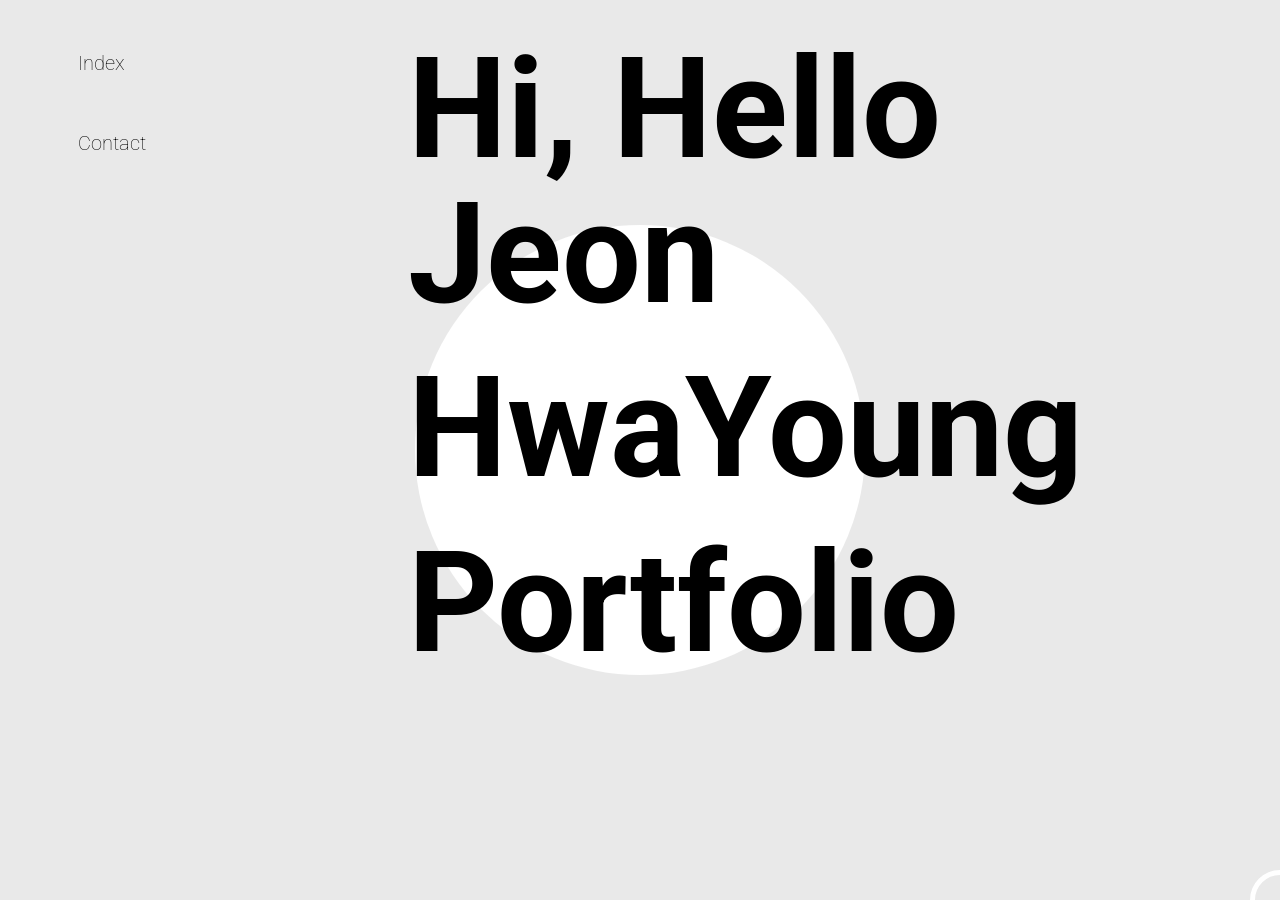
<file: index.html>
<!DOCTYPE html>
<head>
    <meta charset="utf-8"/>
    <title>Portfolio</title>
    <link href="https://fonts.googleapis.com/css2?family=Roboto:wght@100;500;700;900&display=swap" rel="stylesheet">
    <link rel="stylesheet" href="./css/style.css"/>
    <script src="https://code.jquery.com/jquery-3.5.1.js"></script>
</head>

<body>
    <script type="text/javascript" src="./js/effect.js"></script> 
    <script type="text/javascript" src="./js/onepage.js"></script>
    <script type="text/javascript" src="./js/scroll.js"></script> 
    <div id="cursor-bg">&nbsp;</div>
    <div id="progress"><span>&nbsp;</span></div>
    <script type="text/javascript" src="./vendor/gsap/gsap.min.js"></script>
    <script type="text/javascript" src="./js/cursor.js"></script>
    
    <svg viewBox="0 0 100 100">
        <!-- The SVG size is related to 'viewBox' size (%). -->
        <circle id="circle" cx="50" cy="50" r="25" />
      </svg>  

   <header>
       <article class="nav">
        <div>
            <ul>
            <li><a href="#one">Index</a></li>
            <li><a href="contact.html">Contact</a></li>
            </ul>
        </div>
       </article>
   </header>

   <section>
        <article class="main">
            <div class="a">
                <h1>Hi, Hello</h1>
            </div>
            <div class="b">
                <h1>Jeon</h1>
            </div>
            <div class="b">
                <h1>HwaYoung</h1>
            </div>
            <div class="c">
                <a href="work.html"><h1>Portfolio</h1></a>
            </div>
        </article>
   </section>
<!--
   <div class="scroll-down"></div>
   <section >
       <div id="two">
            <div id="work">
                <div class="a">
                <a class="_a" href="work.html">
                    <img src="images/img2.jpg" width="720px" class="up-on-scroll">
                </a>    
                    <h1>EXO Obsession Album promotion</h1>
                    <p>EXO's 6th regular album promotion website</p>
                </div>
                <div class="b">
                <a class="_b" href="work2.html">
                    <img src="images/img1.jpg" width="720px" class="up-on-scroll">
                </a>
                    <h1>BAEKHYUN Delight Album promotion</h1>
                    <p>Baekhyun's second mini album promotion website</p>
                </div>
                <div class="c">
                <a class="_c" href="work3.html">
                    <img src="images/img3.jpg"  width="720px"class="up-on-scroll">
                </a>
                    <h1>SAVE THE EARTH!</h1>
                    <p>Easy shooting game with simple key operation</p>
                </div>
            </div>
       </div>
   </section>
   -->
</body>

</html>
</file>
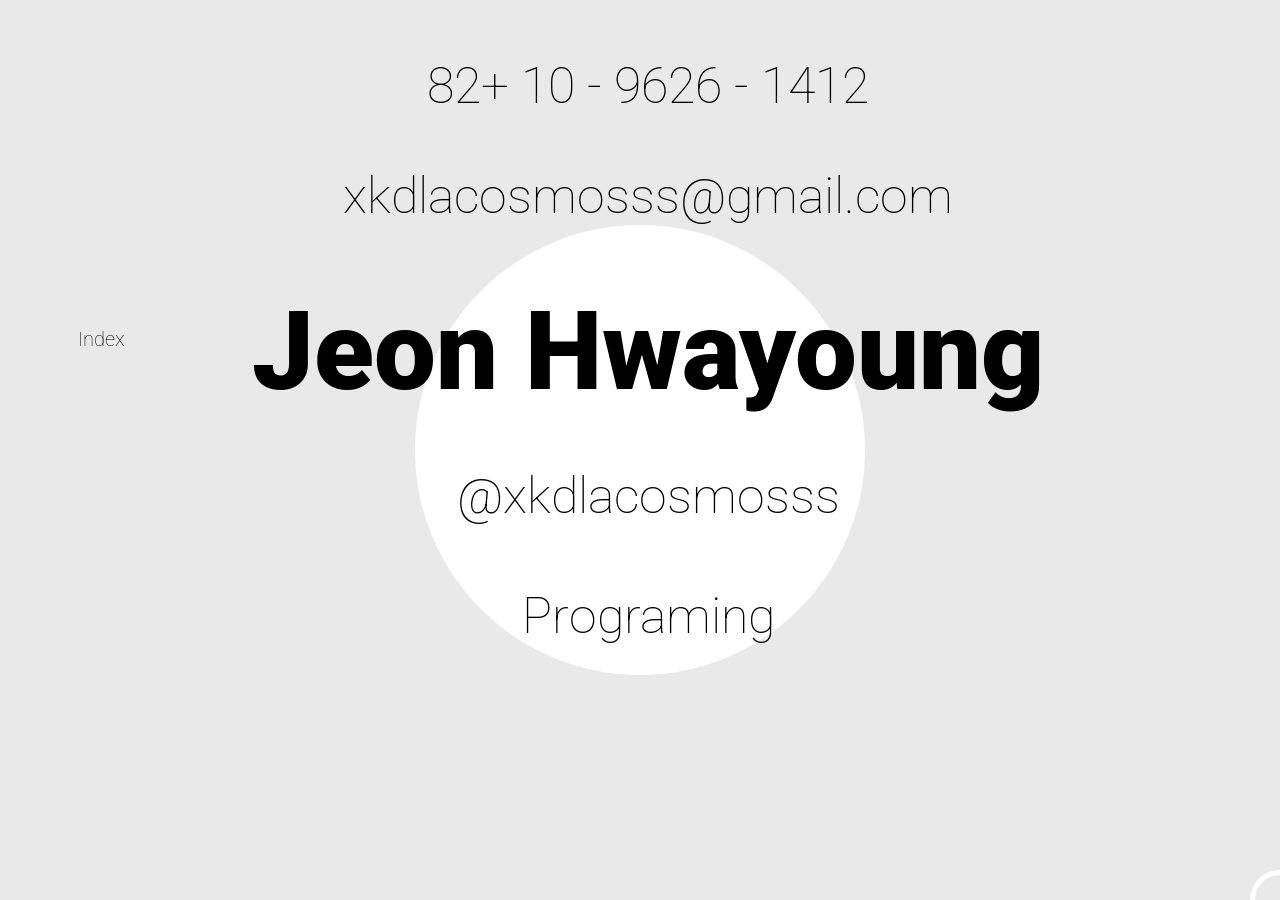
<file: contact.html>
<!DOCTYPE html>
<head>
    <meta charset="utf-8"/>
    <title>Contact</title>
    <link href="https://fonts.googleapis.com/css2?family=Roboto:wght@100;500;700;900&display=swap" rel="stylesheet">
    <link rel="stylesheet" href="./css/style.css"/>
    <script src="https://code.jquery.com/jquery-3.5.1.js"></script>
</head>
<body>
    <div id="cursor-bg">&nbsp;</div>
    <div id="progress"><span>&nbsp;</span></div>
    <script type="text/javascript" src="./js/effect.js"></script> 
    <script type="text/javascript" src="./vendor/gsap/gsap.min.js"></script>
    <script type="text/javascript" src="./js/cursor.js"></script>

    <svg viewBox="0 0 100 100">
        <!-- The SVG size is related to 'viewBox' size (%). -->
        <circle id="circle" cx="50" cy="50" r="25" />
      </svg>  

    <header>
        <ul class="contact_ul">
            <li><a href="index.html">Index</a></li>
        </ul>
    </header>
    <section>
        <article class="typo">
            <div id="contact">
                <h1>Jeon Hwayoung</h1>
            </div>
            <div class="a">
                <h1>82+ 10 - 9626 - 1412</h1>
            </div>
            <div class="b">
                <h1>xkdlacosmosss@gmail.com</h1>
            </div>
            <div class="c">
                <h1>@xkdlacosmosss</h1>
            </div>
            <div class="d">
                <h1>Programing</h1>
            </div>
        </article>
    </section>
</body>
</html>
</file>
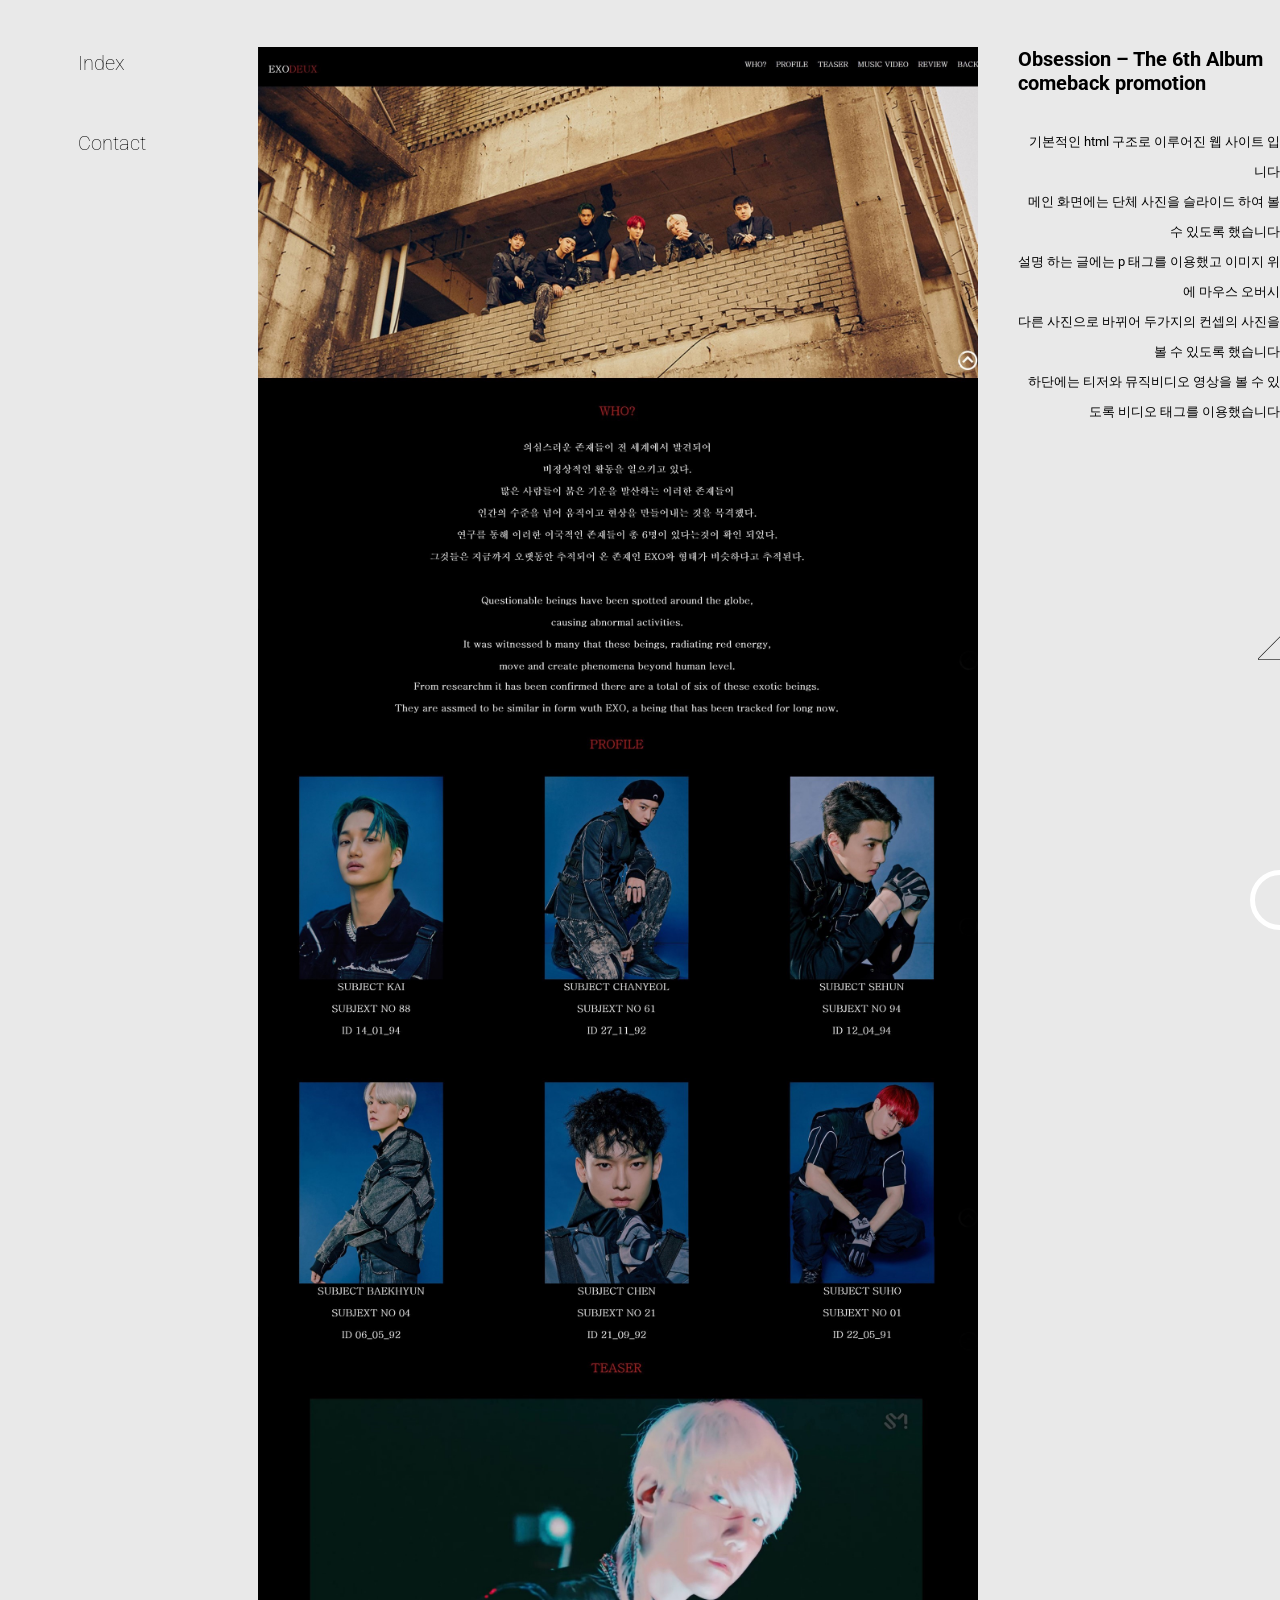
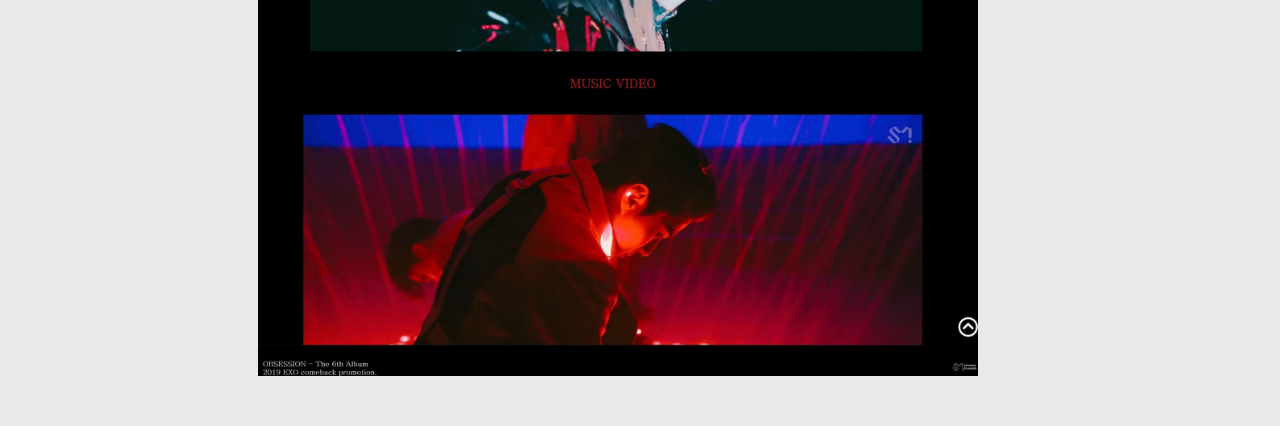
<file: work.html>
<!DOCTYPE html>
<head>
    <meta charset="utf-8"/>
    <title>Portfolio</title>
    <link href="https://fonts.googleapis.com/css2?family=Roboto:wght@100;500;700;900&display=swap" rel="stylesheet">
    <link rel="stylesheet" href="./css/style3.css"/>
</head>
<body>
    <div id="cursor-bg">&nbsp;</div>
    <div id="progress"><span>&nbsp;</span></div>
    <script type="text/javascript" src="./vendor/gsap/gsap.min.js"></script>
    <script type="text/javascript" src="./js/cursor.js"></script>
    
    <header>
        <article class="nav">
         <div>
             <ul>
             <li><a href="index.html">Index</a></li>
             <li><a href="contact.html">Contact</a></li>
             </ul>
         </div>
        </article>
    </header>

    <section>
        <div>
           <a href="https://wjs5722.github.io/work1/"> <img src="images/1.jpg" width="720px"></a>
        </div>
    </section>
    <section>
    <div>
        <h3>Obsession – The 6th Album comeback promotion</h3>
        <p>
            <br>
            <br>
            기본적인 html 구조로 이루어진 웹 사이트 입니다
            <br>
            메인 화면에는 단체 사진을 슬라이드 하여 볼 수 있도록 했습니다
            <br>
            설명 하는 글에는 p 태그를 이용했고 이미지 위에 마우스 오버시
            <br>
            다른 사진으로 바뀌어 두가지의 컨셉의 사진을 볼 수 있도록 했습니다
            <br>
            하단에는 티저와 뮤직비디오 영상을 볼 수 있도록 비디오 태그를 이용했습니다
        </p>
    </div>
    </section>
    <section class="move">
        <a href="index.html"><img src="./images/left.png" ></a>
    </section>
    <section class="move2">
        <a href="work2.html"><img src="./images/right.png" ></a>
    </section>
</body>
</html>
</file>
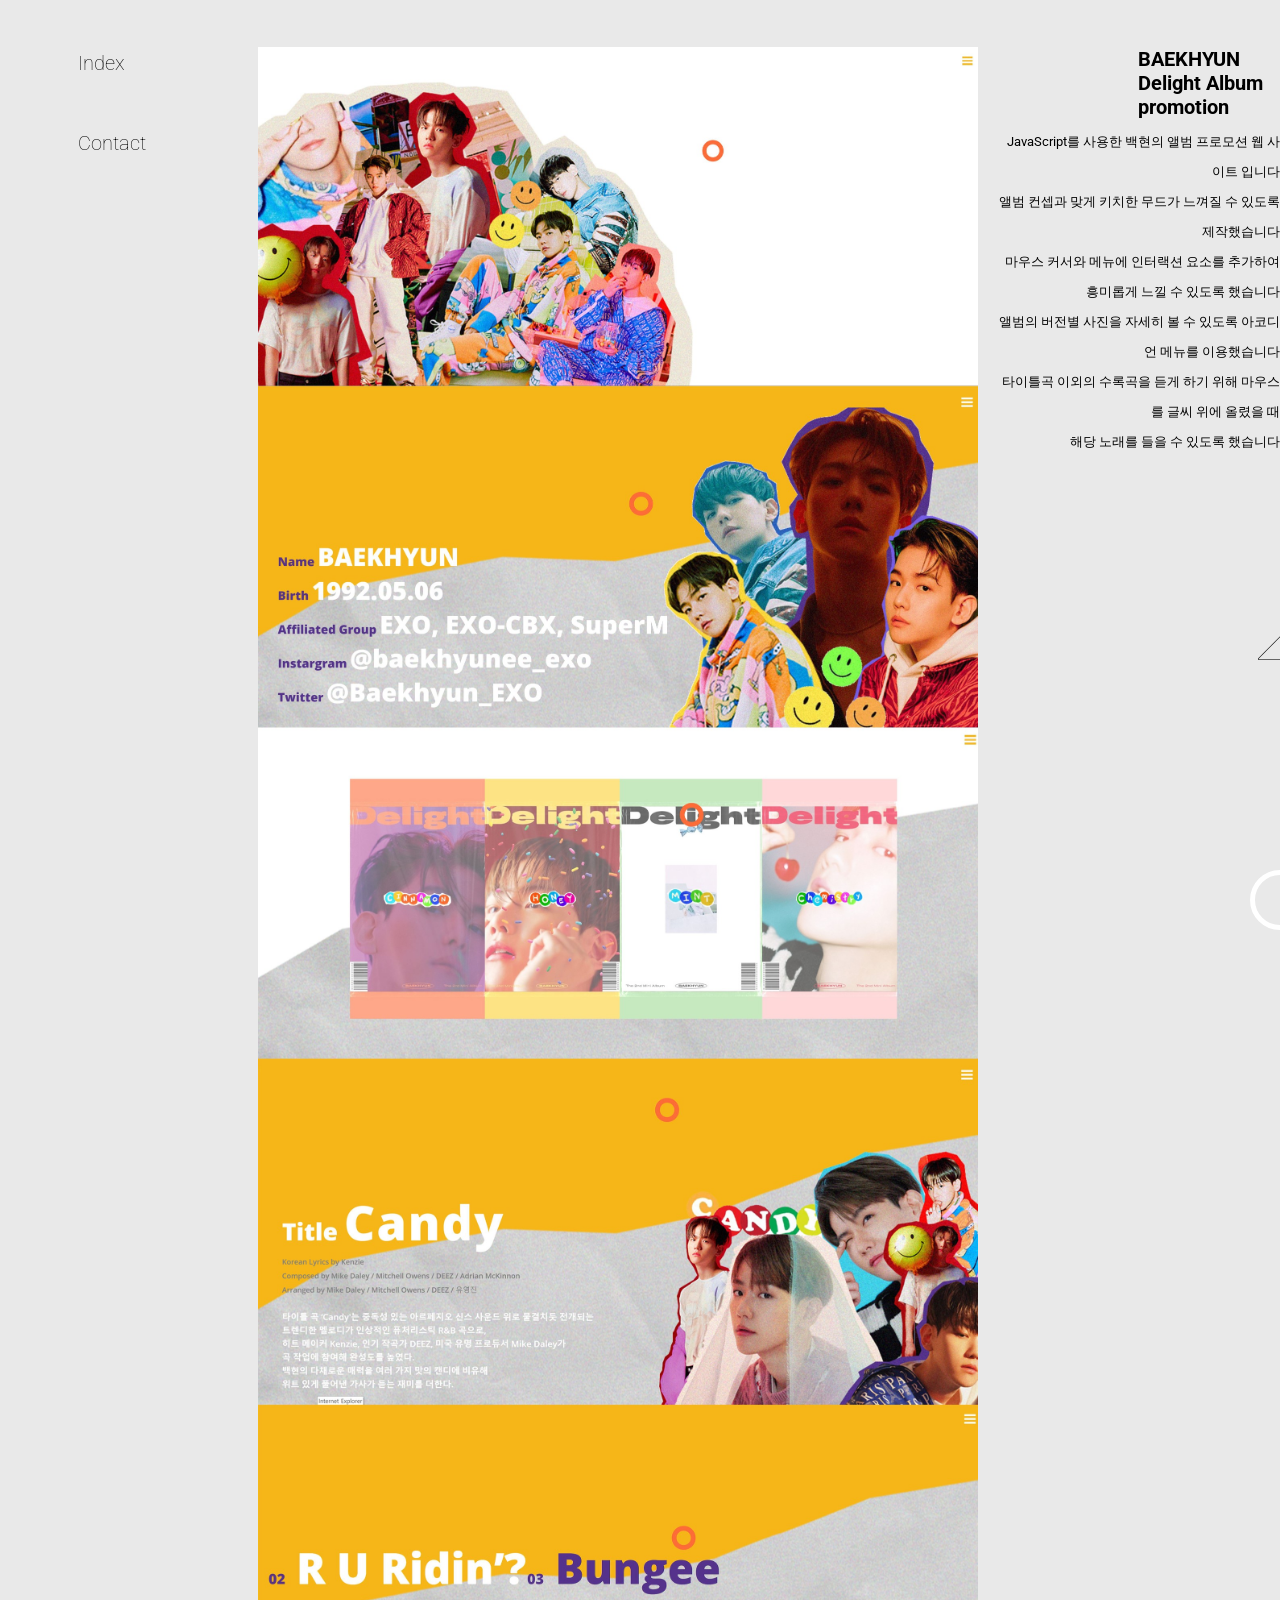
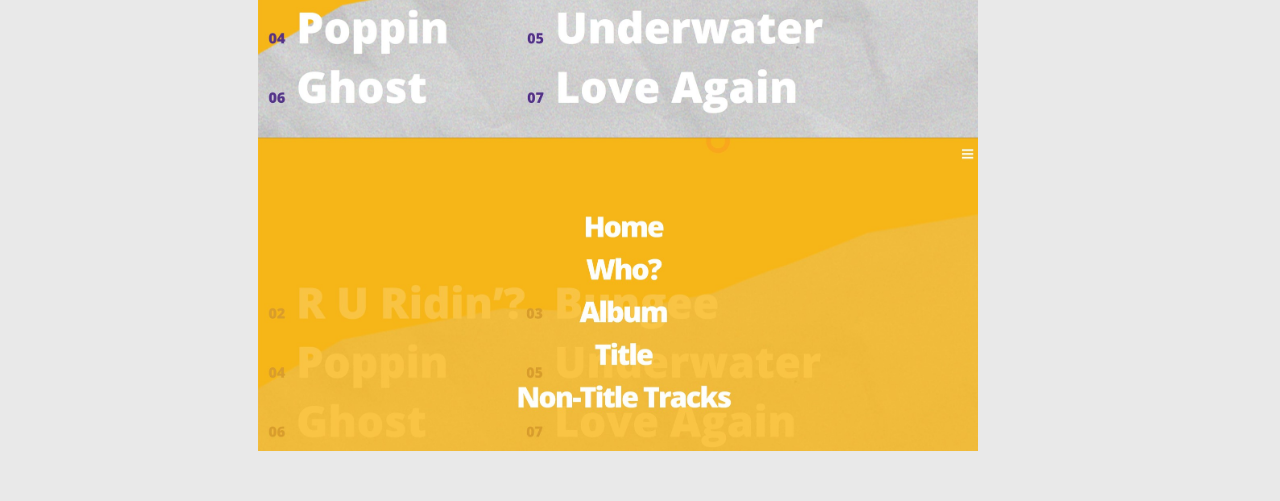
<file: work2.html>
<!DOCTYPE html>
<head>
    <meta charset="utf-8"/>
    <title>Portfolio</title>
    <link href="https://fonts.googleapis.com/css2?family=Roboto:wght@100;500;700;900&display=swap" rel="stylesheet">
    <link rel="stylesheet" href="./css/style3.css"/>
</head>
<body>
    <div id="cursor-bg">&nbsp;</div>
    <div id="progress"><span>&nbsp;</span></div>
    <script type="text/javascript" src="./vendor/gsap/gsap.min.js"></script>
    <script type="text/javascript" src="./js/cursor.js"></script>
    
    <header>
        <article class="nav2">
         <div>
             <ul>
             <li><a href="index.html">Index</a></li>
             <li><a href="contact.html">Contact</a></li>
             </ul>
         </div>
        </article>
    </header>
    <section class="work2">
            <div>
                <a href="https://wjs5722.github.io/work2/"><img src="images/2.jpg" width="720px"></a>
            </div>
    </section>
    <section class="work2">
        <div>
            <h3>BAEKHYUN Delight Album promotion</h3>
            <p>
                <br>
                <br>
                JavaScript를 사용한 백현의 앨범 프로모션 웹 사이트 입니다
                <br>
                앨범 컨셉과 맞게 키치한 무드가 느껴질 수 있도록 제작했습니다
                <br>
                마우스 커서와 메뉴에 인터랙션 요소를 추가하여 흥미롭게 느낄 수 있도록 했습니다
                <br>
                앨범의 버전별 사진을 자세히 볼 수 있도록 아코디언 메뉴를 이용했습니다
                <br>
                타이틀곡 이외의 수록곡을 듣게 하기 위해 마우스를 글씨 위에 올렸을 때
                <br>
                해당 노래를 들을 수 있도록 했습니다
            </p>
        </div>
    </section>
    <section class="move">
        <a href="work.html"><img src="./images/left.png" ></a>
    </section>
    <section class="move2">
        <a href="work3.html"><img src="./images/right.png" ></a>
    </section>
</body>
</html>
</file>
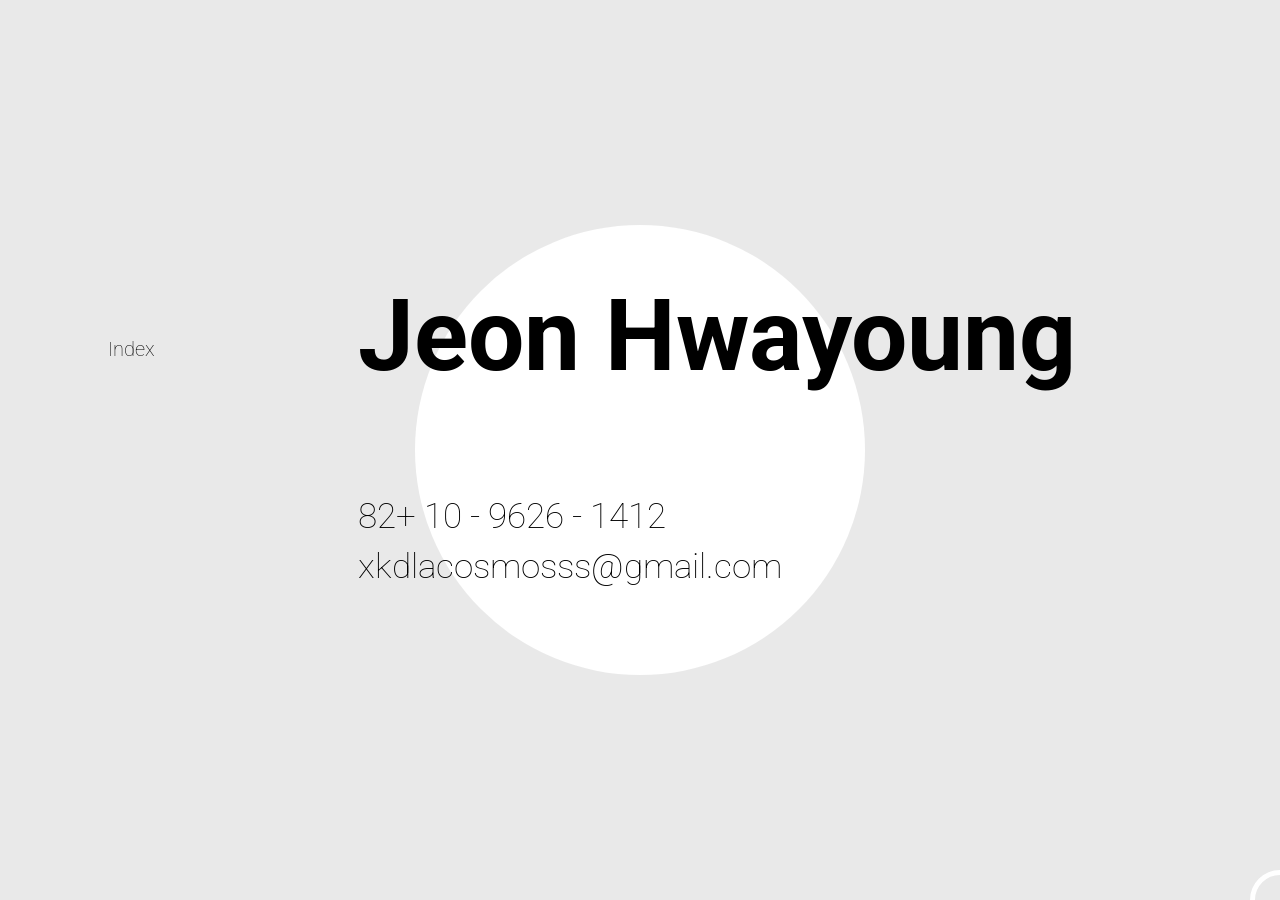
<file: 21961098_전화영_포트폴리오/contact.html>
<!DOCTYPE html>
<head>
    <meta charset="utf-8"/>
    <title>Contact</title>
    <link href="https://fonts.googleapis.com/css2?family=Roboto:wght@100;500;700;900&display=swap" rel="stylesheet">
    <link rel="stylesheet" href="./css/style.css"/>
    <script src="https://code.jquery.com/jquery-3.5.1.js"></script>
</head>
<body>
    <div id="cursor-bg">&nbsp;</div>
    <div id="progress"><span>&nbsp;</span></div>
    <script type="text/javascript" src="./js/effect.js"></script> 
    <script type="text/javascript" src="./vendor/gsap/gsap.min.js"></script>
    <script type="text/javascript" src="./js/cursor.js"></script>

    <svg viewBox="0 0 100 100">
        <!-- The SVG size is related to 'viewBox' size (%). -->
        <circle id="circle" cx="50" cy="50" r="25" />
      </svg>  

    <header>
        <ul class="contact_ul">
            <li><a href="index.html">Index</a></li>
        </ul>
    </header>
    <section>
        <article class="typo">
            <div id="contact">
                <h1>Jeon Hwayoung</h1>
            </div>
        </article>
    </section>
    <section>
        <article class="typo2">
            <div id="contact2">
                <p>
                    82+ 10 - 9626 - 1412
                    <br>
                    xkdlacosmosss@gmail.com
                </p>
            </div>
        </article>
    </section>
</body>
</html>
</file>
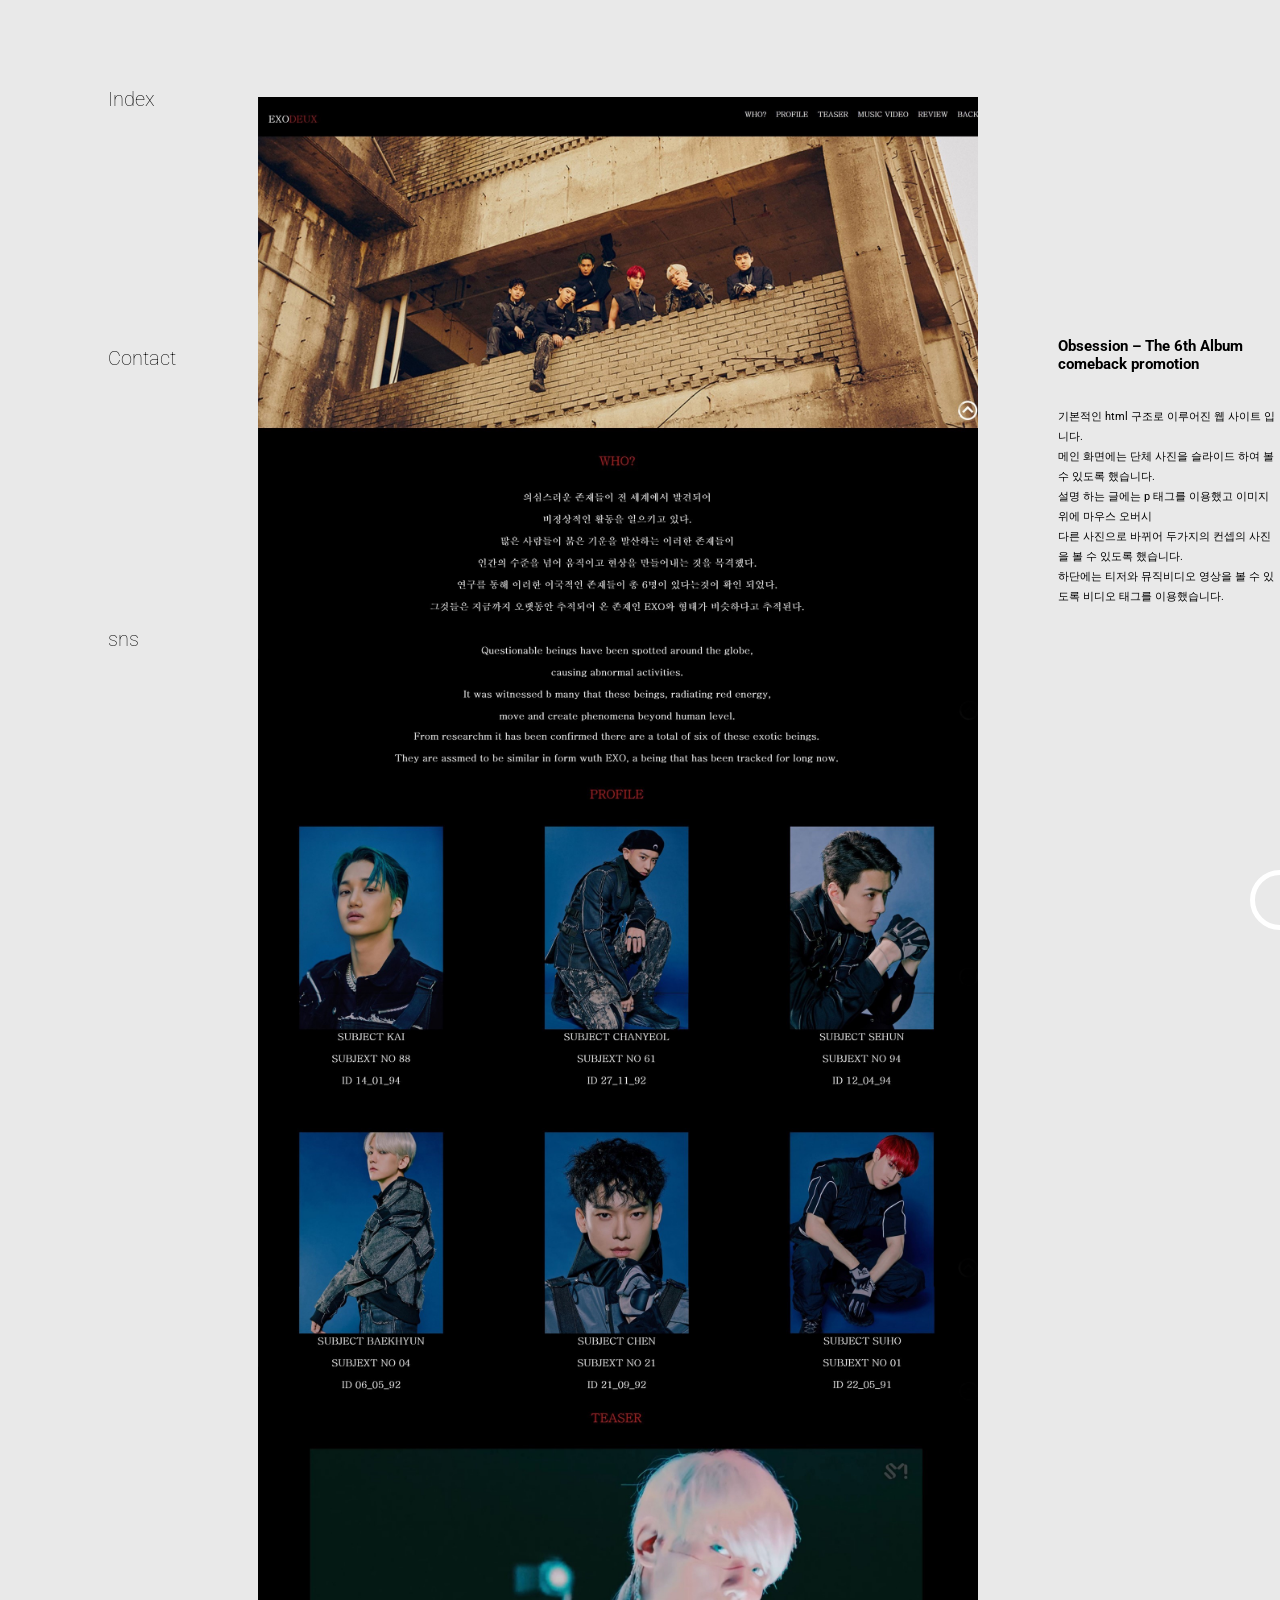
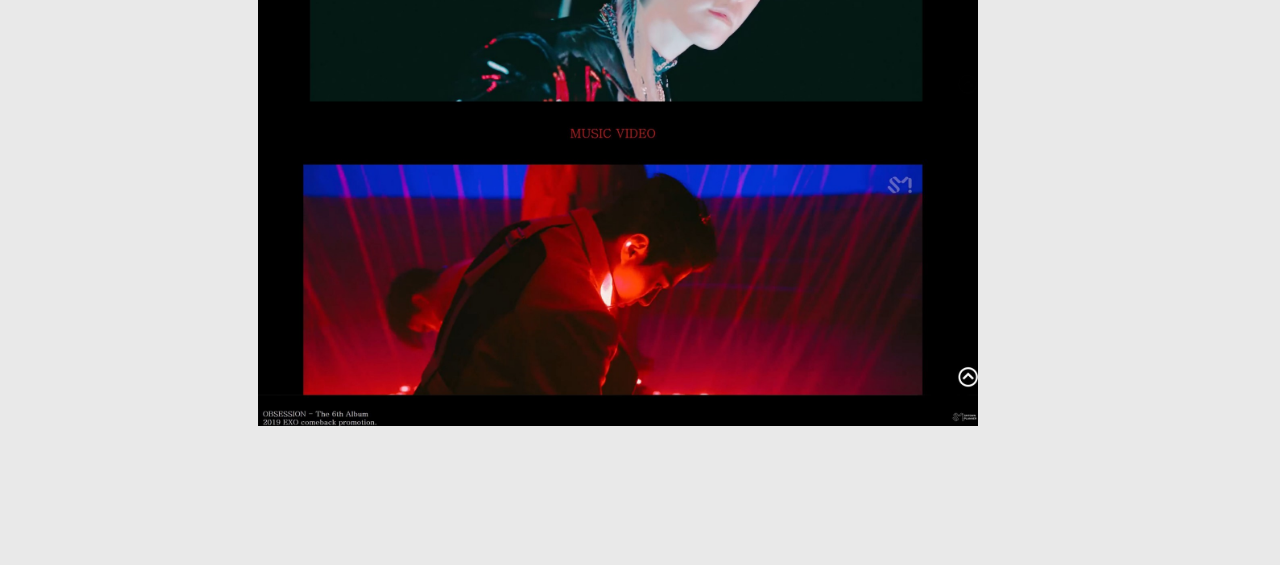
<file: 21961098_전화영_포트폴리오/work.html>
<!DOCTYPE html>
<head>
    <meta charset="utf-8"/>
    <meta name="viewport" content="width=device-width"/>
    <title>Work</title>
    <link href="https://fonts.googleapis.com/css2?family=Roboto:wght@100;500;700;900&display=swap" rel="stylesheet">
    <link rel="stylesheet" href="./css/style2.css"/>
</head>
<body>
    <div id="cursor-bg">&nbsp;</div>
    <div id="progress"><span>&nbsp;</span></div>
    <script type="text/javascript" src="./vendor/gsap/gsap.min.js"></script>
    <script type="text/javascript" src="./js/cursor.js"></script>

    <header>
        <div>
            <li><a href="index.html">Index</a></li>
            <!--<li class="back"><a href="#" onclick="goBack()">Back</a></li>-->
            <ul>
            <li><a href="contact.html">Contact</a></li>
            </ul>
           <li class="sns"><a href="https://www.instagram.com/xkdlacosmosss/" target="_blank">sns</a></li>

        </div>
    </header>
    <section>
            <div>
                <img src="images/1.jpg" width="720px">
            </div>
    </section>
    <section>
        <div>
            <h3>Obsession – The 6th Album comeback promotion</h3>
            <p>
                <br>
                <br>
                기본적인 html 구조로 이루어진 웹 사이트 입니다.
                <br>
                메인 화면에는 단체 사진을 슬라이드 하여 볼 수 있도록 했습니다. 
                <br>
                설명 하는 글에는 p 태그를 이용했고 이미지 위에 마우스 오버시
                <br>
                다른 사진으로 바뀌어 두가지의 컨셉의 사진을 볼 수 있도록 했습니다. 
                <br>
                하단에는 티저와 뮤직비디오 영상을 볼 수 있도록 비디오 태그를 이용했습니다. 
            </p>
        </div>
    </section>
</body>
</html>
</file>
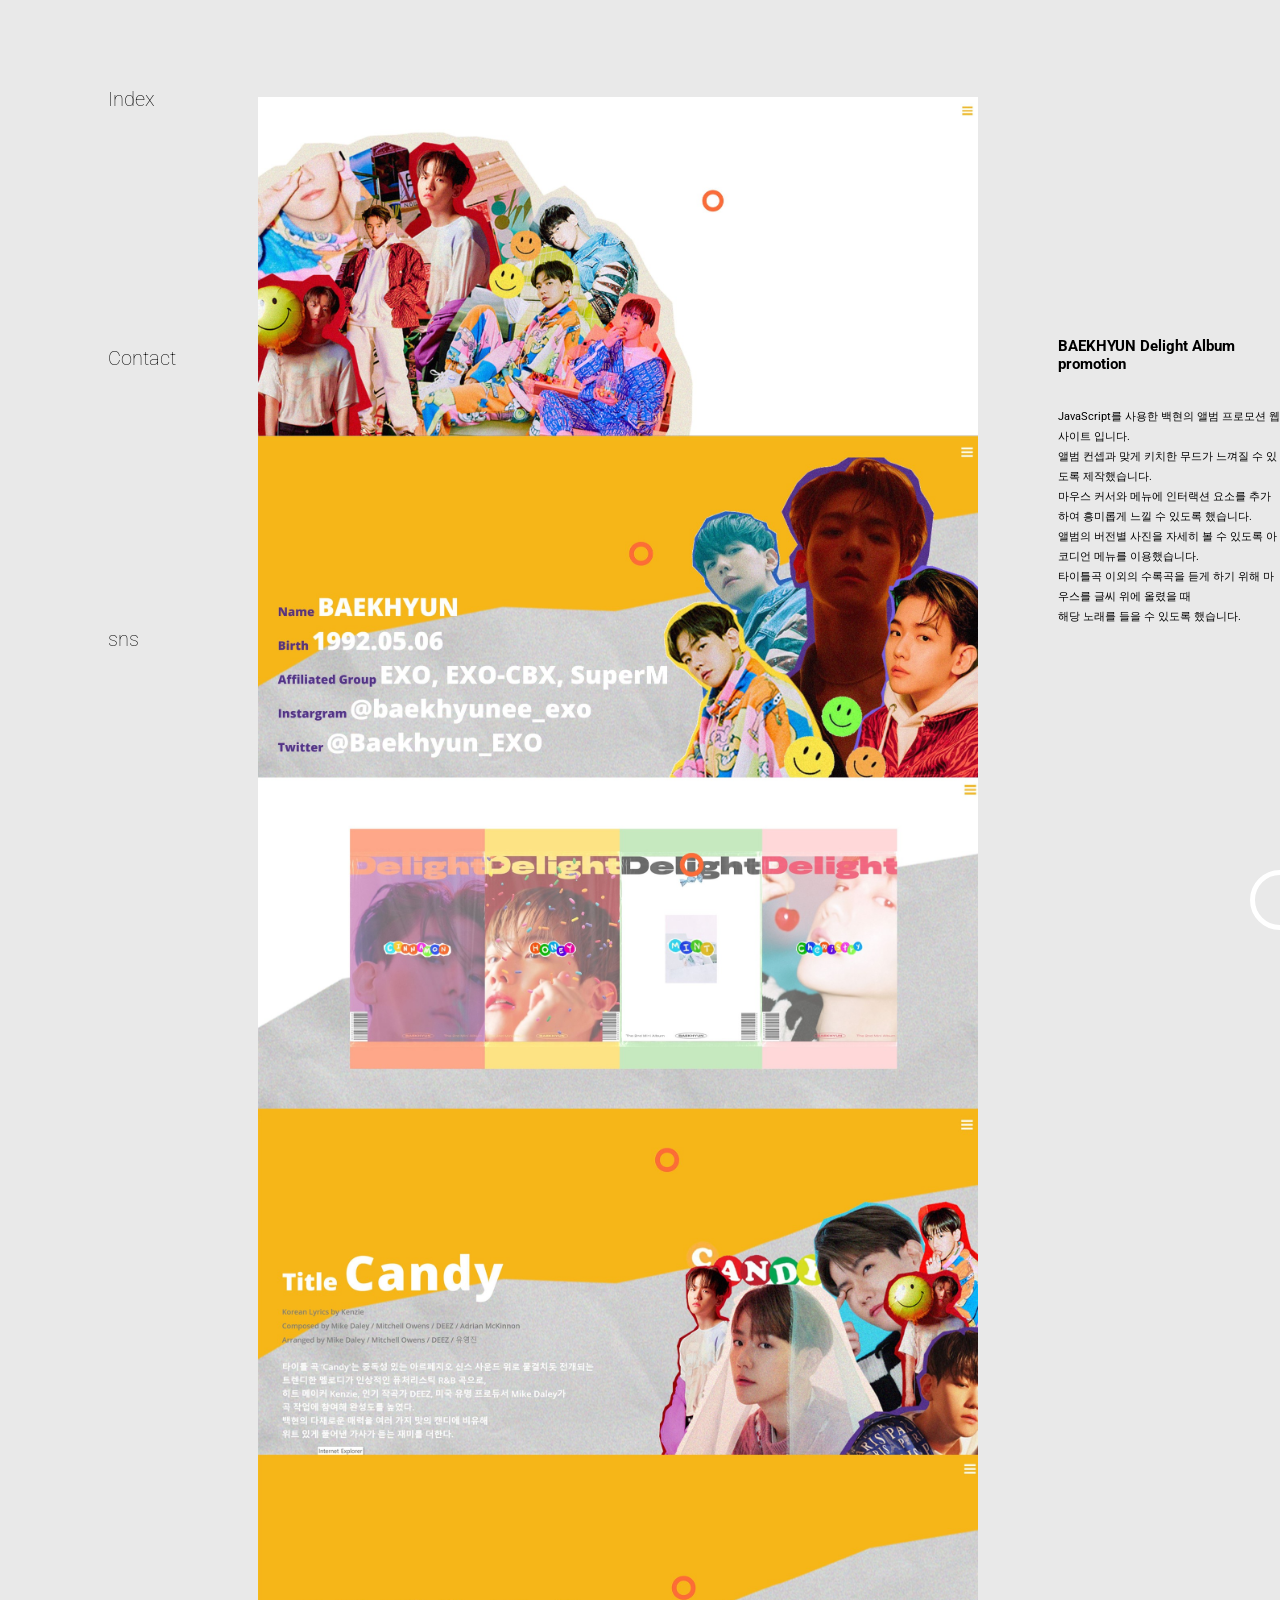
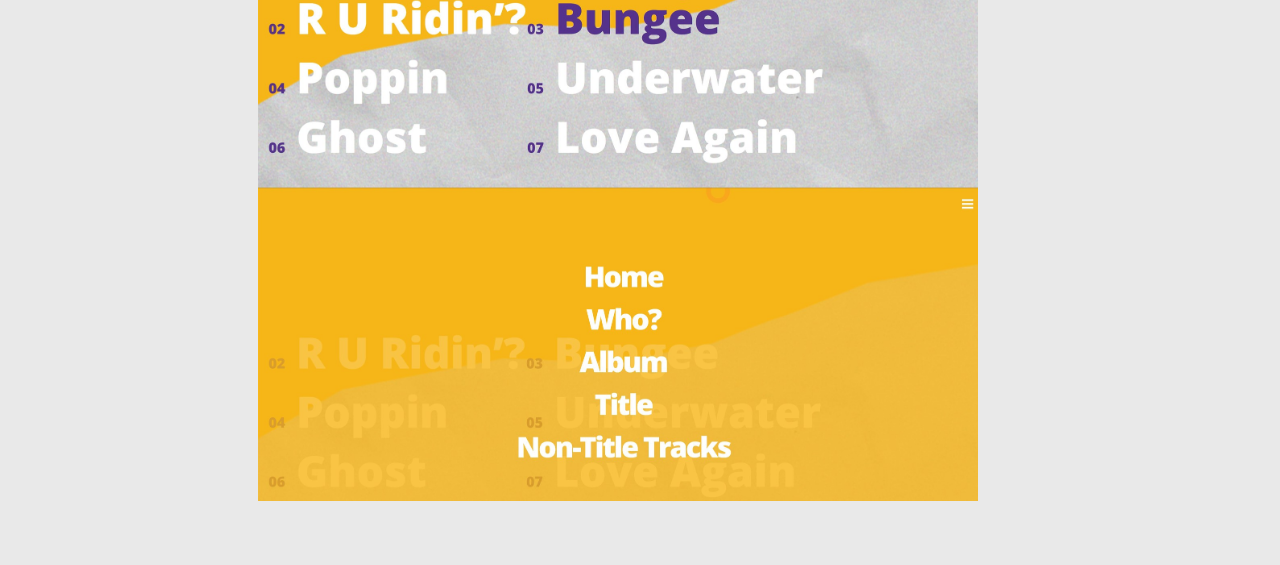
<file: 21961098_전화영_포트폴리오/work2.html>
<!DOCTYPE html>
<head>
    <meta charset="utf-8"/>
    <title>Work2</title>
    <link href="https://fonts.googleapis.com/css2?family=Roboto:wght@100;500;700;900&display=swap" rel="stylesheet">
    <link rel="stylesheet" href="./css/style2.css"/>
</head>
<body>
    <div id="cursor-bg">&nbsp;</div>
    <div id="progress"><span>&nbsp;</span></div>
    <script type="text/javascript" src="./vendor/gsap/gsap.min.js"></script>
    <script type="text/javascript" src="./js/cursor.js"></script>
    <header>
        <div>
            <li><a href="index.html">Index</a></li>
             <!--<li class="back"><a href="#" onclick="goBack()">Back</a></li>-->
            <ul>
            <li><a href="contact.html">Contact</a></li>
            </ul>
           <li class="sns"><a href="https://www.instagram.com/xkdlacosmosss/" target="_blank">sns</a></li>

        </div>
    </header>
    <section class="work2">
            <div>
                <img src="images/2.jpg" width="720px">
            </div>
    </section>
    <section>
        <div>
            <h3>BAEKHYUN Delight Album promotion</h3>
            <p>
                <br>
                <br>
                JavaScript를 사용한 백현의 앨범 프로모션 웹 사이트 입니다.
                <br>
                앨범 컨셉과 맞게 키치한 무드가 느껴질 수 있도록 제작했습니다.
                <br>
                마우스 커서와 메뉴에 인터랙션 요소를 추가하여 흥미롭게 느낄 수 있도록 했습니다.
                <br>
                앨범의 버전별 사진을 자세히 볼 수 있도록 아코디언 메뉴를 이용했습니다. 
                <br>
                타이틀곡 이외의 수록곡을 듣게 하기 위해 마우스를 글씨 위에 올렸을 때
                <br>
                해당 노래를 들을 수 있도록 했습니다. 
            </p>
        </div>
    </section>
</body>
</html>
</file>
<file: css/style.css>
*{font-family: 'Roboto', sans-serif;}
html{scroll-behavior: smooth; }
body {background-color: #e9e9e9;}
body::-webkit-scrollbar{border : transparent}

svg {position: absolute;width: 100%;height: 100%;top: 50%;left: 50%;-webkit-transform: translate(-50%, -50%);-ms-transform: translate(-50%, -50%);
-o-transform: translate(-50%, -50%);transform: translate(-50%, -50%);}

#circle {z-index: 1000; transition: r 1s cubic-bezier(0.2, 0.9, 0.3, 1.3);fill: #f9f9f9;fill: #fff;}

/* index.html */

header > article.nav > div > ul {z-index: 1; position: fixed; list-style: none;}
header > article.nav > div > ul > li {margin: auto; margin-left: 30px; margin-top: -40px;}
header > article.nav > div > ul > li > a{  display: block; line-height: 120px; text-decoration: none;font-size: 20px; font-weight: 100; color: #000;}
header > article.nav > div > ul > li > a:hover{color: #8195a0;}

section > article.main{width: 100%; height: 100%; position: fixed; margin: auto; margin-top: -140px; }
section > article.main > div.a{font-size: 120px;  text-align: left; margin-left: 400px; margin-bottom: -160px; }
section > article.main > div.b{font-size: 120px;  text-align: left; margin-left: 400px; margin-bottom: -130px;}
section > article.main > div.c > a{text-decoration: none; color: #000; transition: letter-spacing 0.5s;}
section > article.main > div.c > a:hover{color: #8195a0; letter-spacing: 15px;}
section > article.main > div.c{font-size: 120px;  text-align: left; margin-left: 400px; margin-bottom: -150px;}





/* contact.html */
header > ul.contact_ul { margin: auto; z-index: 1; list-style: none; font-size: 20px; font-weight: 100; margin-left: 30px;  margin-top: 300px; position: fixed;}
header > ul.contact_ul > li > a {color: #000;text-decoration: none;}
header > ul.contact_ul > li > a:hover{color: #8195a0; }

section > article.typo > div#contact > h1{transition: all 0.5s; width: 100%; text-align: center; margin: auto; margin-top: 260px; font-weight: 900; font-size: 110px;position: absolute;}
section > article.typo > div#contact > h1:hover{transform: scale(1.1);}

section > article.typo > div.a > h1{transition: all 0.5s;font-size: 50px; font-weight: 100;width: 100%; text-align: center;position: absolute; z-index: 1; margin: auto; margin-top: 30px;}
section > article.typo > div.a > h1:hover{transform: scale(1.1);}

section > article.typo > div.b > h1{transition: all 0.5s;font-size: 50px; font-weight: 100;width: 100%; text-align: center;position: absolute; z-index: 1; margin: auto; margin-top: 140px;}
section > article.typo > div.b > h1:hover{transform: scale(1.1);}

section > article.typo > div.c > h1{transition: all 0.5s;font-size: 50px; font-weight: 100;width: 100%; text-align: center;position: absolute; z-index: 1; margin: auto; margin-top: 440px;}
section > article.typo > div.c > h1:hover{transform: scale(1.1);}

section > article.typo > div.d > h1{transition: all 0.5s;font-size: 50px; font-weight: 100;width: 100%; text-align: center;position: absolute; z-index: 1; margin: auto; margin-top: 560px;}
section > article.typo > div.d > h1:hover{transform: scale(1.1);}






/*https://codepen.io/matthewhirsch/pen/qOxmoz*/
.scroll-down {position: absolute;left: 50%;bottom: 40px;display: block; z-index: 100;
text-shadow: 0;width: 16px;height: 16px;border-bottom: 4px solid #000;border-right: 4px solid #000; z-index: 9;
left: 50%;-webkit-transform: translate(-50%, 0%) rotate(45deg);-moz-transform: translate(-50%, 0%) rotate(45deg);transform: translate(-50%, 0%) rotate(45deg);
-webkit-animation:fade_move_down 3s ease-in-out infinite;-moz-animation:fade_move_down 3s ease-in-out infinite;animation:fade_move_down 2s ease-in-out infinite;}

/*animated scroll arrow animation*/
/* 
keyframes
0% 시작할 때의 모양 n% n% 일때의 모양 100% 끝날 때의 모양 
 */
@-webkit-keyframes fade_move_down {
  0%   { -webkit-transform:translate(0,-10px) rotate(45deg); opacity: 0;  }
  50%  { opacity: 1;  }
  100% { -webkit-transform:translate(0,10px) rotate(45deg); opacity: 0; }
}
@-moz-keyframes fade_move_down {
  0%   { -moz-transform:translate(0,-10px) rotate(45deg); opacity: 0;  }
  50%  { opacity: 1;  }
  100% { -moz-transform:translate(0,10px) rotate(45deg); opacity: 0; }
}
@keyframes fade_move_down {
  0%   { transform:translate(0,-10px) rotate(45deg); opacity: 0;  }
  50%  { opacity: 1;  }
  100% { transform:translate(0,10px) rotate(45deg); opacity: 0; }
}

#cursor-bg{overflow:hidden;position:fixed;top:100%;left:100%;-webkit-transform:translateX(-50%) translateY(-50%);-moz-transform:translateX(-50%) translateY(-50%);-o-transform:translateX(-50%) translateY(-50%);-ms-transform:translateX(-50%) translateY(-50%);transform:translateX(-50%) translateY(-50%);pointer-events:none
}
#cursor-bg{z-index:400;width : 50px;height:50px;border:5px solid  #fff;;border-radius:80%;-webkit-transition:width 200ms cubic-bezier(0.455,0.030,0.515,0.955),height 200ms cubic-bezier(0.455,0.030,0.515,0.955),background-color 200ms cubic-bezier(0.455,0.030,0.515,0.955),border-color 200ms cubic-bezier(0.455,0.030,0.515,0.955);-moz-transition:width 200ms cubic-bezier(0.455,0.030,0.515,0.955),height 200ms cubic-bezier(0.455,0.030,0.515,0.955),background-color 200ms cubic-bezier(0.455,0.030,0.515,0.955),border-color 200ms cubic-bezier(0.455,0.030,0.515,0.955);-o-transition:width 200ms cubic-bezier(0.455,0.030,0.515,0.955),height 200ms cubic-bezier(0.455,0.030,0.515,0.955),background-color 200ms cubic-bezier(0.455,0.030,0.515,0.955),border-color 200ms cubic-bezier(0.455,0.030,0.515,0.955);-ms-transition:width 200ms cubic-bezier(0.455,0.030,0.515,0.955),height 200ms cubic-bezier(0.455,0.030,0.515,0.955),background-color 200ms cubic-bezier(0.455,0.030,0.515,0.955),border-color 200ms cubic-bezier(0.455,0.030,0.515,0.955);transition:width 200ms cubic-bezier(0.455,0.030,0.515,0.955),height 200ms cubic-bezier(0.455,0.030,0.515,0.955),background-color 200ms cubic-bezier(0.455,0.030,0.515,0.955),border-color 200ms cubic-bezier(0.455,0.030,0.515,0.955)}
</file>
<file: css/style3.css>
*{font-family: 'Roboto', sans-serif;}
html{scroll-behavior: smooth; }
body {background-color: #e9e9e9;}
body::-webkit-scrollbar{border : transparent}


header > article.nav > div > ul {z-index: 1; position: fixed; list-style: none;}
header > article.nav > div > ul > li {margin: auto; margin-left: 30px; margin-top: -40px;}
header > article.nav > div > ul > li > a{  display: block; line-height: 120px; text-decoration: none;font-size: 20px; font-weight: 100; color: #000;}
header > article.nav > div > ul > li > a:hover{color: #8195a0;}

header > article.nav2 > div > ul {z-index: 1; position: fixed; list-style: none;}
header > article.nav2 > div > ul > li { margin: auto; margin-left: 30px; margin-top: -40px;}
header > article.nav2 > div > ul > li > a{ display: block; line-height: 120px; text-decoration: none;font-size: 20px; font-weight: 100; color: #000;}
header > article.nav2 > div > ul > li > a:hover{color: #8195a0;}

section > div {background-color: #e9e9e9;}
section > div > a > img {margin: auto; margin-left: 250px; margin-top: 20px;padding-bottom: 50px; position: absolute;}
section > div > h3 {margin: auto; font-size: 20px; margin-left: 1010px; margin-top: 20px; position: fixed;}
section > div > p  {margin: auto; line-height: 30px; text-align: right; font-size: 13px; margin-left: 1010px; margin-top: 40px;  position: fixed;}

section.work2 > div {background-color: #e9e9e9;}
section.work2 > div > a > img {margin: auto; margin-left: 250px; margin-top: 20px;margin-bottom: 60px; position: absolute;}
section.work2 > div > h3 {margin: auto; font-size: 20px; margin-left: 1130px; margin-top: 20px; position: fixed;}
section.work2 > div > p  {margin: auto; line-height: 30px; text-align: right; font-size: 13px; margin-left: 990px; margin-top: 40px;  position: fixed;}

section.work3 > div {background-color: #e9e9e9;}
section.work3 > div > video {margin: auto; margin-left: 250px; margin-top: 110px;margin-bottom: 60px; position: absolute;}
section.work3 > div > h3 {margin: auto; font-size: 20px; margin-left: 1270px; margin-top: 110px; position: fixed;}
section.work3 > div > p  {margin: auto; line-height: 30px; text-align: right; font-size: 13px; margin-left: 1000px; margin-top: 200px;  position: fixed;}

section.move > a > img{margin: auto; position: fixed; margin-left: 1250px; margin-top: 600px;}
section.move2 > a > img{margin: auto; position: fixed; margin-left: 1370px; margin-top: 600px;}

#cursor-bg{overflow:hidden;position:fixed;top:100%;left:100%;-webkit-transform:translateX(-50%) translateY(-50%);-moz-transform:translateX(-50%) translateY(-50%);-o-transform:translateX(-50%) translateY(-50%);-ms-transform:translateX(-50%) translateY(-50%);transform:translateX(-50%) translateY(-50%);pointer-events:none
}
#cursor-bg{z-index:400;width : 50px;height:50px;border:5px solid  #fff;;border-radius:80%;-webkit-transition:width 200ms cubic-bezier(0.455,0.030,0.515,0.955),height 200ms cubic-bezier(0.455,0.030,0.515,0.955),background-color 200ms cubic-bezier(0.455,0.030,0.515,0.955),border-color 200ms cubic-bezier(0.455,0.030,0.515,0.955);-moz-transition:width 200ms cubic-bezier(0.455,0.030,0.515,0.955),height 200ms cubic-bezier(0.455,0.030,0.515,0.955),background-color 200ms cubic-bezier(0.455,0.030,0.515,0.955),border-color 200ms cubic-bezier(0.455,0.030,0.515,0.955);-o-transition:width 200ms cubic-bezier(0.455,0.030,0.515,0.955),height 200ms cubic-bezier(0.455,0.030,0.515,0.955),background-color 200ms cubic-bezier(0.455,0.030,0.515,0.955),border-color 200ms cubic-bezier(0.455,0.030,0.515,0.955);-ms-transition:width 200ms cubic-bezier(0.455,0.030,0.515,0.955),height 200ms cubic-bezier(0.455,0.030,0.515,0.955),background-color 200ms cubic-bezier(0.455,0.030,0.515,0.955),border-color 200ms cubic-bezier(0.455,0.030,0.515,0.955);transition:width 200ms cubic-bezier(0.455,0.030,0.515,0.955),height 200ms cubic-bezier(0.455,0.030,0.515,0.955),background-color 200ms cubic-bezier(0.455,0.030,0.515,0.955),border-color 200ms cubic-bezier(0.455,0.030,0.515,0.955)}
</file>
<file: 21961098_전화영_포트폴리오/css/style.css>
*{font-family: 'Roboto', sans-serif;}
html{scroll-behavior: smooth; }
body {background-color: #e9e9e9;}
body::-webkit-scrollbar{border : transparent}

svg {position: absolute;width: 100%;height: 100%;top: 50%;left: 50%;-webkit-transform: translate(-50%, -50%);-ms-transform: translate(-50%, -50%);
-o-transform: translate(-50%, -50%);transform: translate(-50%, -50%);}

#circle {z-index: 1000; transition: r 1s cubic-bezier(0.2, 0.9, 0.3, 1.3);fill: #f9f9f9;fill: #fff;}

/* index.html */
header > div {margin-top: 50px;}
header > div > ul {display: block;  padding-top: 250px;padding-left: 100px; position: fixed;}
header > div >ul > li {display: block;list-style: none; font-size: 20px; font-weight: 100; line-height: 30px;}
header > div >li {list-style: none; font-size: 20px; font-weight: 100; padding-left: 100px; margin-top: 10px; position: fixed;}
header > div >li > a {color: #000;  text-decoration: none;}
header > div >ul > li > a{color: #000;  text-decoration: none;}
header > div >li.sns > a {z-index: 1; list-style: none; font-size: 20px; font-weight: 100; margin-top: 540px; position: fixed;}
header > div >li.top {list-style: none; font-size: 20px; font-weight: 100;padding-left: 1400px; margin-top: 555px; position: fixed;}

section > div#one > article.typo{ font-size: 140px; font-weight: bold;padding-left: 460px; line-height: 140px;}
section > div#one > article.typo > p {position: absolute; margin-top: -10px; margin-right: 0px;}

#two{width: 100%; margin: 0 auto; margin-top: 80px;}
#work{background-color: #e9e9e9; height: 2100px; }

section > div#two > div#work > div.a > a._a >img {margin-left: 670px; margin-top: 850px; z-index: 1;position: absolute;}
section > div#two > div#work > div.a > a._a >img.up-on-scroll{transition: transform 0.7s, opacity 1s;}
section > div#two > div#work > div.a > h1 {color: black; font-size: 20px; font-weight: 900; margin-left: 350px; z-index: 1000; position: absolute;padding-top: 1100px;}
section > div#two > div#work > div.a > p {color: black; font-size: 15px; font-weight: 300; margin-left: 370px; z-index: 1000; position: absolute;padding-top: 1130px; }

section > div#two > div#work > div.b > a._b > img {margin-left: 300px; margin-top: 1480px; z-index: 1;position: absolute;}
section > div#two > div#work > div.b > a._b > img.up-on-scroll{transition: transform 0.7s, opacity 1s;}
section > div#two > div#work > div.b > h1 {color: black; font-size: 20px; font-weight: 900; margin-left: 1030px; z-index: 1000; position: absolute;padding-top: 1730px;}
section > div#two > div#work > div.b >  p {color: black; font-size: 15px; font-weight: 100;margin-left: 1030px; z-index: 1000; position: absolute;padding-top: 1760px; }

section > div#two > div#work > div.c > a._c > img{margin-left: 640px; margin-top: 2100px; margin-bottom: 140px; z-index: 1;position: absolute;}
section > div#two > div#work > div.c > a._c > img.up-on-scroll{transition: transform 0.7s, opacity 1s;}
section > div#two > div#work > div.c > h1 {color: black; font-size: 20px; font-weight: 900; margin-left: 450px; z-index: 1000; position: absolute;padding-top: 2470px;}
section > div#two > div#work > div.c > p { color: black;font-size: 15px; font-weight: 100;margin-left: 320px; z-index: 1000; position: absolute;padding-top: 2495px; }

/* contact.html */
header > ul.contact_ul {list-style: none; font-size: 20px; font-weight: 100; padding-left: 100px; margin-top: 310px; position: fixed;}
header > ul.contact_ul > li > a {color: #000;text-decoration: none;}

section > article.typo > div#contact {z-index: 1; position:fixed; margin-top: auto; width: 100%; margin-left: auto;  text-align: left; padding-top: 150px; padding-left: 350px;}
section > article.typo > div#contact > h1{font-size: 100px; }
section > article.typo > div#contact > h3{font-size: 25px; font-weight: 100; }

section > article.typo2 > div#contact2 {z-index: 1; position:fixed;  margin-left: auto; margin-top: auto; padding-top: 430px; text-align: left; padding-left: 350px;font-weight: 100; font-size: 35px; line-height: 50px;}


/*https://codepen.io/matthewhirsch/pen/qOxmoz*/
.scroll-down {position: absolute;left: 50%;bottom: 40px;display: block; z-index: 100;
text-shadow: 0;width: 16px;height: 16px;border-bottom: 4px solid #000;border-right: 4px solid #000; z-index: 9;
left: 50%;-webkit-transform: translate(-50%, 0%) rotate(45deg);-moz-transform: translate(-50%, 0%) rotate(45deg);transform: translate(-50%, 0%) rotate(45deg);
-webkit-animation:fade_move_down 3s ease-in-out infinite;-moz-animation:fade_move_down 3s ease-in-out infinite;animation:fade_move_down 2s ease-in-out infinite;}

/*animated scroll arrow animation*/
/* 
keyframes
0% 시작할 때의 모양 n% n% 일때의 모양 100% 끝날 때의 모양 
 */
@-webkit-keyframes fade_move_down {
  0%   { -webkit-transform:translate(0,-10px) rotate(45deg); opacity: 0;  }
  50%  { opacity: 1;  }
  100% { -webkit-transform:translate(0,10px) rotate(45deg); opacity: 0; }
}
@-moz-keyframes fade_move_down {
  0%   { -moz-transform:translate(0,-10px) rotate(45deg); opacity: 0;  }
  50%  { opacity: 1;  }
  100% { -moz-transform:translate(0,10px) rotate(45deg); opacity: 0; }
}
@keyframes fade_move_down {
  0%   { transform:translate(0,-10px) rotate(45deg); opacity: 0;  }
  50%  { opacity: 1;  }
  100% { transform:translate(0,10px) rotate(45deg); opacity: 0; }
}

#cursor-bg{overflow:hidden;position:fixed;top:100%;left:100%;-webkit-transform:translateX(-50%) translateY(-50%);-moz-transform:translateX(-50%) translateY(-50%);-o-transform:translateX(-50%) translateY(-50%);-ms-transform:translateX(-50%) translateY(-50%);transform:translateX(-50%) translateY(-50%);pointer-events:none
}
#cursor-bg{z-index:400;width : 50px;height:50px;border:5px solid  #fff;;border-radius:80%;-webkit-transition:width 200ms cubic-bezier(0.455,0.030,0.515,0.955),height 200ms cubic-bezier(0.455,0.030,0.515,0.955),background-color 200ms cubic-bezier(0.455,0.030,0.515,0.955),border-color 200ms cubic-bezier(0.455,0.030,0.515,0.955);-moz-transition:width 200ms cubic-bezier(0.455,0.030,0.515,0.955),height 200ms cubic-bezier(0.455,0.030,0.515,0.955),background-color 200ms cubic-bezier(0.455,0.030,0.515,0.955),border-color 200ms cubic-bezier(0.455,0.030,0.515,0.955);-o-transition:width 200ms cubic-bezier(0.455,0.030,0.515,0.955),height 200ms cubic-bezier(0.455,0.030,0.515,0.955),background-color 200ms cubic-bezier(0.455,0.030,0.515,0.955),border-color 200ms cubic-bezier(0.455,0.030,0.515,0.955);-ms-transition:width 200ms cubic-bezier(0.455,0.030,0.515,0.955),height 200ms cubic-bezier(0.455,0.030,0.515,0.955),background-color 200ms cubic-bezier(0.455,0.030,0.515,0.955),border-color 200ms cubic-bezier(0.455,0.030,0.515,0.955);transition:width 200ms cubic-bezier(0.455,0.030,0.515,0.955),height 200ms cubic-bezier(0.455,0.030,0.515,0.955),background-color 200ms cubic-bezier(0.455,0.030,0.515,0.955),border-color 200ms cubic-bezier(0.455,0.030,0.515,0.955)}
</file>
<file: 21961098_전화영_포트폴리오/css/style2.css>
*{font-family: 'Roboto', sans-serif;}
html{scroll-behavior: smooth;}
body {background-color: #e9e9e9;}
body::-webkit-scrollbar{border : transparent}

/* index.html */
header > div {margin-top: 50px;}
header > div > ul {padding-top: 250px;padding-left: 100px; position: fixed;}
header > div >ul > li { list-style: none; font-size: 20px; font-weight: 100; line-height: 30px;}
header > div >li {list-style: none; font-size: 20px; font-weight: 100; padding-left: 100px; margin-top: 10px; position: fixed;}
header > div >li > a {color: #000;  text-decoration: none;}
header > div >ul > li > a{color: #000;  text-decoration: none;}
header > div >li.sns > a {list-style: none; font-size: 20px; font-weight: 100; margin-top: 540px; position: fixed;}
header > div >li.num {list-style: none; font-size: 20px; font-weight: 100;padding-left: 1350px; margin-top: 540px; position: fixed;}

section > div {background-color: #e9e9e9;}
section > div > img { margin-left: 250px; margin-top: 20px;position: absolute;}
section > div > h3 {font-size: 15px;margin-top: -780px; padding-left: 1050px; position: fixed;}
section > div > p  {line-height: 20px; font-size: 11px;margin-top: -750px; padding-left: 1050px; position: fixed;}

section > div {background-color: #e9e9e9; height: 1040px;}
section.work2 > div > img {margin-left: 250px; margin-top: 20px; position: absolute;}
section.work2 > div > h3 {font-size: 15px;margin-top: -780px; padding-left: 1050px; position: fixed;}
section.work2 > div > p  {line-height: 20px; font-size: 11px;margin-top: -750px; padding-left: 1050px; position: fixed;}

section> div{background-color: #e9e9e9; }
section.work3 > div > video{ position: fixed;margin-left: 250px; margin-top: 90px; }
section.work3 > div > p > span {font-size: 15px;margin-top: -20px;  position: absolute; font-weight: bold;}
section.work3 > div > p{ line-height: 20px; font-size: 11px; margin-top: 250px; padding-left: 1050px; position: fixed;}

#cursor-bg{overflow:hidden;position:fixed;top:100%;left:100%;-webkit-transform:translateX(-50%) translateY(-50%);-moz-transform:translateX(-50%) translateY(-50%);-o-transform:translateX(-50%) translateY(-50%);-ms-transform:translateX(-50%) translateY(-50%);transform:translateX(-50%) translateY(-50%);pointer-events:none
}
#cursor-bg{z-index:400;width : 50px;height:50px;border:5px solid  #fff;;border-radius:80%;-webkit-transition:width 200ms cubic-bezier(0.455,0.030,0.515,0.955),height 200ms cubic-bezier(0.455,0.030,0.515,0.955),background-color 200ms cubic-bezier(0.455,0.030,0.515,0.955),border-color 200ms cubic-bezier(0.455,0.030,0.515,0.955);-moz-transition:width 200ms cubic-bezier(0.455,0.030,0.515,0.955),height 200ms cubic-bezier(0.455,0.030,0.515,0.955),background-color 200ms cubic-bezier(0.455,0.030,0.515,0.955),border-color 200ms cubic-bezier(0.455,0.030,0.515,0.955);-o-transition:width 200ms cubic-bezier(0.455,0.030,0.515,0.955),height 200ms cubic-bezier(0.455,0.030,0.515,0.955),background-color 200ms cubic-bezier(0.455,0.030,0.515,0.955),border-color 200ms cubic-bezier(0.455,0.030,0.515,0.955);-ms-transition:width 200ms cubic-bezier(0.455,0.030,0.515,0.955),height 200ms cubic-bezier(0.455,0.030,0.515,0.955),background-color 200ms cubic-bezier(0.455,0.030,0.515,0.955),border-color 200ms cubic-bezier(0.455,0.030,0.515,0.955);transition:width 200ms cubic-bezier(0.455,0.030,0.515,0.955),height 200ms cubic-bezier(0.455,0.030,0.515,0.955),background-color 200ms cubic-bezier(0.455,0.030,0.515,0.955),border-color 200ms cubic-bezier(0.455,0.030,0.515,0.955)}
</file>
